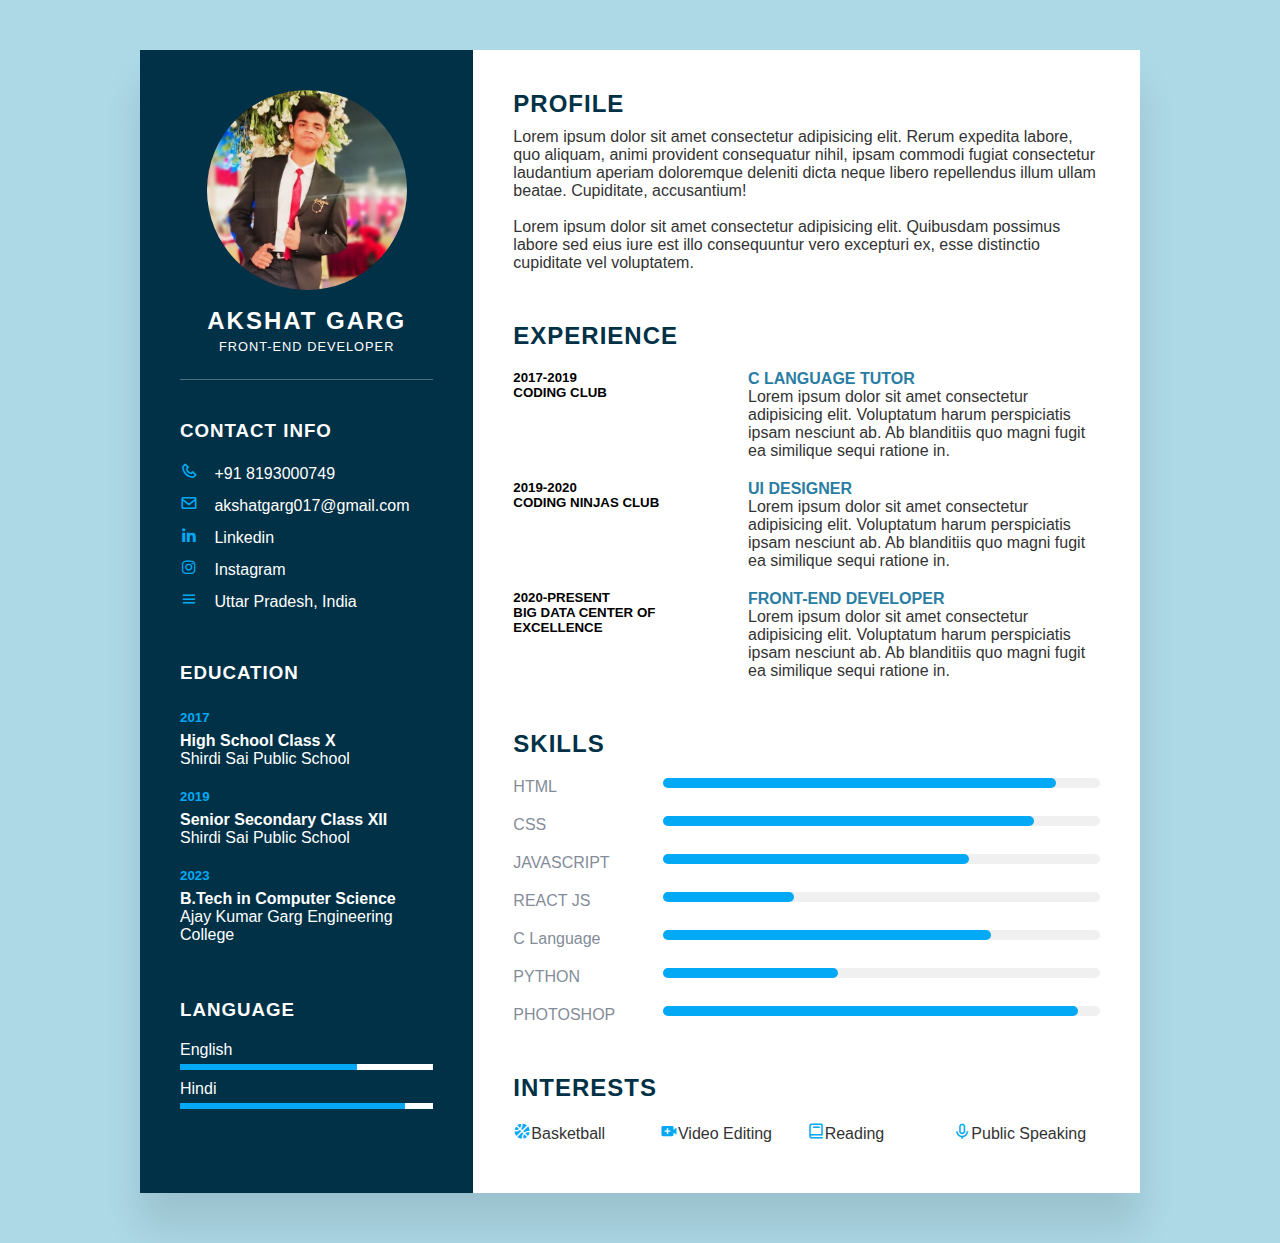
<file: index.html>
<!DOCTYPE html>
<html lang="en">
  <head>
    <meta charset="UTF-8" />
    <meta http-equiv="X-UA-Compatible" content="IE=edge" />
    <meta name="viewport" content="width=device-width, initial-scale=1.0" />
    <link rel="stylesheet" href="style.css" />
    <link
      href="https://unpkg.com/boxicons@2.0.7/css/boxicons.min.css"
      rel="stylesheet"
    />
    <title>Document</title>
  </head>
  <body>
    <div class="container">
      <div class="left_Side">
        <div class="profileText">
          <div class="imgBx">
            <img src="Akshat.jpeg" />
          </div>
          <h2>Akshat Garg<br /><span>Front-End Developer</span></h2>
        </div>
        <div class="contactinfo">
          <h3 class="title">Contact Info</h3>
          <ul>
            <li>
              <span class="icon"><i class="bx bx-phone"></i></span>
              <span class="text">+91 8193000749</span>
            </li>
            <li>
              <span class="icon"><i class="bx bx-envelope"></i></span>
              <span class="text">akshatgarg017@gmail.com</span>
            </li>
            <li>
              <span class="icon"><i class="bx bxl-linkedin"></i></span>
              <span class="text"
                ><a href="https://www.linkedin.com/in/akshat-garg-bb82971b7/"
                  >Linkedin</a
                ></span
              >
            </li>
            <li>
              <span class="icon"><i class="bx bxl-instagram"></i></span>
              <span class="text"
                ><a href="www.instagram.com/akshat17__">Instagram</a></span
              >
            </li>
            <li>
              <span class="icon"><i class="bx bx-menu"></i></span>
              <span class="text">Uttar Pradesh, India</span>
            </li>
          </ul>
        </div>
        <div class="contactinfo education">
          <h3 class="title">Education</h3>
          <ul>
            <li>
              <h5>2017</h5>
              <h4>High School Class X</h4>
              <h4>Shirdi Sai Public School</h4>
            </li>
            <li>
              <h5>2019</h5>
              <h4>Senior Secondary Class XII</h4>
              <h4>Shirdi Sai Public School</h4>
            </li>
            <li>
              <h5>2023</h5>
              <h4>B.Tech in Computer Science</h4>
              <h4>Ajay Kumar Garg Engineering College</h4>
            </li>
          </ul>
        </div>
        <div class="contactinfo language">
          <h3 class="title">Language</h3>
          <ul>
            <li>
                    <span class="text">English</span>
                    <span class="percent">
                      <div style="width: 70%;"></div>
                    </span>
                    
            </li>
            <li>
                    <span class="text">Hindi</span>
                    <span class="percent">
                      <div style="width: 89%;"></div>
                    </span>
                    
            </li>
            
            </ul>
      </div>
    </div>
      <div class="right_Side">
        <div class="about">
          <h2 class="title2">Profile</h2>
          <p> Lorem ipsum dolor sit amet consectetur adipisicing elit. Rerum expedita labore, quo aliquam, animi provident consequatur nihil, ipsam commodi fugiat consectetur laudantium aperiam doloremque deleniti dicta neque libero repellendus illum ullam beatae. Cupiditate, accusantium!<br><br>Lorem ipsum dolor sit amet consectetur adipisicing elit. Quibusdam possimus labore sed eius iure est illo consequuntur vero excepturi ex, esse distinctio cupiditate vel voluptatem.</p>
        </div>
        <div class="about">
          <h2 class="title2">Experience</h2>
          <div class="box">
            <div class="year_company">
              <h5>2017-2019</h5>
              <h5>CODING CLUB</h5>
            </div>
            <div class="text">
              <h4>C LANGUAGE TUTOR</h4>
              <p>Lorem ipsum dolor sit amet consectetur adipisicing elit. Voluptatum harum perspiciatis ipsam nesciunt ab. Ab blanditiis quo magni fugit ea similique sequi ratione in.</p>
            </div>
          </div>
          <div class="box">
            <div class="year_company">
              <h5>2019-2020</h5>
              <h5>CODING NINJAS CLUB</h5>
            </div>
            <div class="text">
              <h4>UI DESIGNER</h4>
              <p>Lorem ipsum dolor sit amet consectetur adipisicing elit. Voluptatum harum perspiciatis ipsam nesciunt ab. Ab blanditiis quo magni fugit ea similique sequi ratione in.</p>
            </div>
          </div>
          <div class="box">
            <div class="year_company">
              <h5>2020-Present</h5>
              <h5>BIG DATA CENTER OF EXCELLENCE</h5>
            </div>
            <div class="text">
              <h4>Front-End Developer</h4>
              <p>Lorem ipsum dolor sit amet consectetur adipisicing elit. Voluptatum harum perspiciatis ipsam nesciunt ab. Ab blanditiis quo magni fugit ea similique sequi ratione in.</p>
            </div>
          </div>
        </div>
        <div class="about skills">
          <h2 class="title2">Skills</h2>
          <div class="box">
            <h4>HTML</h4>
            <div class="percent">
              <div style="width: 90%;"></div>
            </div>
          </div>
          <div class="box">
            <h4>CSS</h4>
            <div class="percent"><div style="width: 85%;"></div></div>
          </div>
          <div class="box">
            <h4>JAVASCRIPT</h4>
            <div class="percent"><div style="width: 70%;"></div></div>
          </div>
          <div class="box">
            <h4>REACT JS</h4>
            <div class="percent"><div style="width:30%;"></div></div>
          </div>
          <div class="box">
            <h4>C Language</h4>
            <div class="percent"><div style="width: 75%;"></div></div>
          </div>
          <div class="box">
            <h4>PYTHON</h4>
            <div class="percent"><div style="width: 40%;"></div></div>
          </div>
          <div class="box">
            <h4>PHOTOSHOP</h4>
            <div class="percent"><div style="width: 95%;"></div></div>
          </div>
        </div>
        <div class="about interest">
          <h2 class="title2">Interests</h2>
          <ul>
            <li><i class='bx bxs-basketball'></i>Basketball</li>
            <li><i class='bx bxs-video-plus' ></i>Video Editing</li>
            <li><i class='bx bx-book' ></i>Reading</li>
            <li><i class='bx bx-microphone' ></i>Public Speaking</li>
          </ul>
        </div>
      </div>
    
  </body>
</html>
</file>
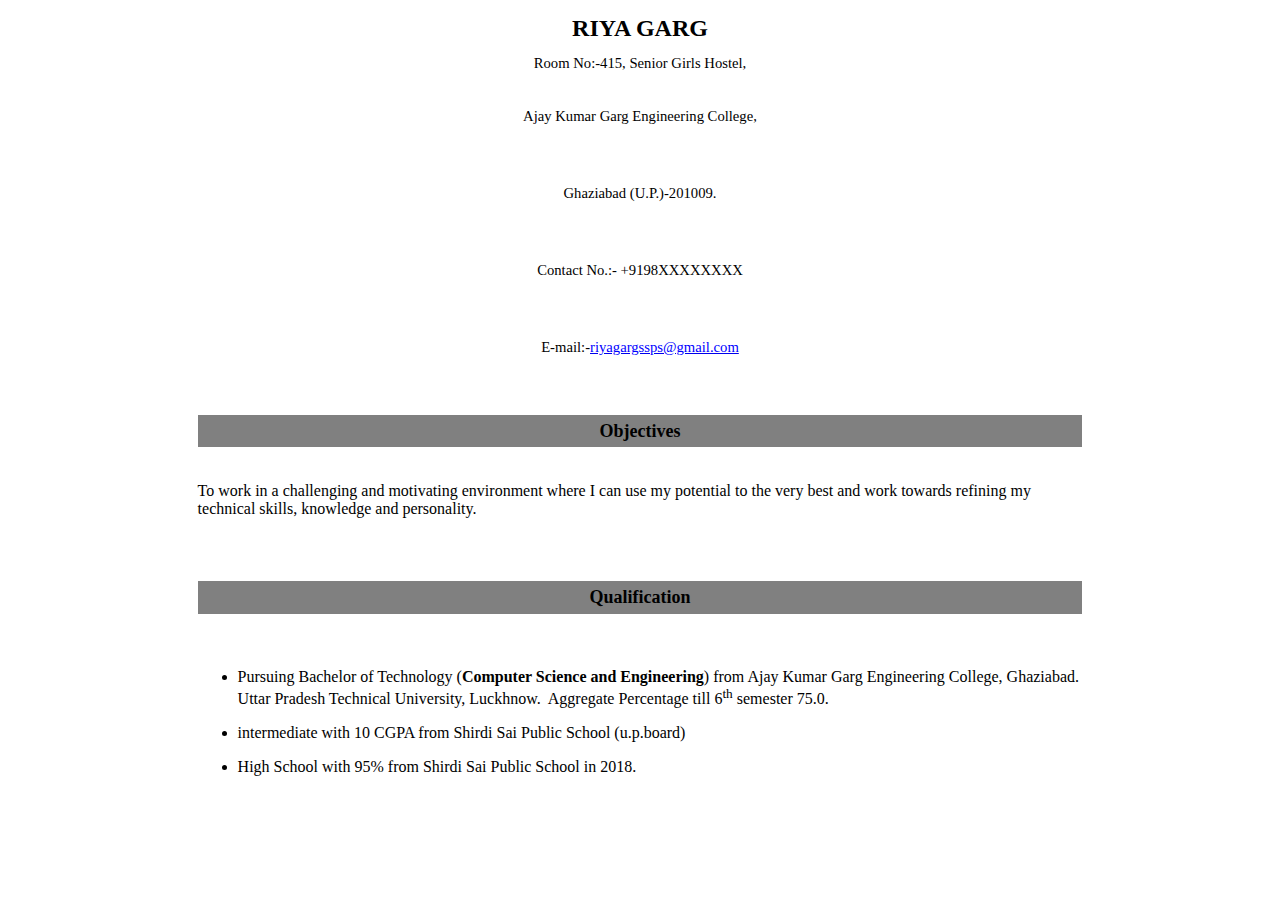
<file: cv1.html>
<!DOCTYPE html>
<html lang="en">
<head>
    <meta charset="UTF-8">
    <meta http-equiv="X-UA-Compatible" content="IE=edge">
    <meta name="viewport" content="width=device-width, initial-scale=1.0">
    <title>Document</title>
    <style>
        <!--
        li.MsoNormal
        {mso-style-parent:"";
        margin-bottom:.0001pt;
        font-size:12.0pt;
        font-family:"Times New Roman";
        margin-left:0in; margin-right:0in; margin-top:0in}
        
        </style>
</head>
<body>
    <div align="center">
        <center>
        <table border="0" cellpadding="0" cellspacing="0" style="border-collapse: collapse"
       bordercolor="#111111" width="70%" id="AutoNumber1" height="822">
        <tr>
        <td align="center" height="26"><b><font size="5">RIYA GARG</font></b></td>
        </tr>
        <tr>
        <td align="center" height="17">
        <span style="font-size: 11.0pt; font-family: Times New Roman">Room
        No:-415, Senior Girls Hostel,</span></td>
        </tr>
        <tr>
        <td align="center" height="17">
        <p class="MsoNormal" align="center" style="text-align:center">
        <span style="font-size:11.0pt">Ajay</span><span style="font-size:
       11.0pt"> </span><span style="font-size:11.0pt">Kumar Garg Engineering College,</span></td>
        </tr>
        <tr>
        <td align="center" height="17">
        <p class="MsoNormal" align="center" style="text-align:center">
        <span style="font-size:11.0pt">Ghaziabad (U.P.)-201009.</span></td>
        </tr>
        <tr>
            <td align="center" height="17">
                <p class="MsoNormal" align="center" style="text-align:center">
                <span style="font-size:11.0pt">Contact No.:- +9198XXXXXXXX</span></td>
                </tr>
                <tr>
                <td align="center" height="17">
                <p class="MsoNormal" align="center" style="text-align:center">
                <span style="font-size:11.0pt">E-mail:-<a href="vaibhavcse30@gmail.com"><span style="color:blue;
               text-decoration:none">riyagargssps@gmail.com</span></a></span></td>
                </tr>
                <tr>
                <td align="center" height="19">&nbsp;</td>
                </tr>
                <tr>
                <td align="center" bgcolor="#808080" height="20"><b><font size="4">
                Objectives</font></b></td>
                </tr>
                <tr>
                <td align="center" height="38">
                <p align="left">
                <span style="font-size: 12.0pt; font-family: Times New Roman">To work in a
                challenging and motivating environment where I can use my potential to the
                very best and work towards refining my technical skills, knowledge and
                personality.</span></td>
                </tr>
                <tr>
                <td align="center" height="19">&nbsp;</td>
                </tr>
                <tr>
                <td align="center" bgcolor="#808080" height="20"><font size="4"><b>
                Qualification</b></font></td>
                </tr>
                <tr>
                <td align="center" height="99">
                <ul style="margin-top: 0in; margin-bottom: 0in" type="disc">
                <li class="MsoNormal">
                <p align="left">Pursuing Bachelor of Technology (<b>Computer Science and
                Engineering</b>) from Ajay Kumar Garg Engineering College, Ghaziabad.
                Uttar Pradesh Technical University, Luckhnow.&nbsp; Aggregate Percentage
                till 6<sup>th</sup> semester 75.0.</li>
                <li class="MsoNormal">
                <p align="left">
                <span style="font-size: 12.0pt; font-family: Times New Roman">intermediate
                <b></b> with 10 CGPA from Shirdi Sai Public School (u.p.board)</span></li>
                <li class="MsoNormal">
                <p align="left">
               
               <span style="font-size: 12.0pt; font-family: Times New Roman">High
                School with 95% from Shirdi Sai Public School in 2018.</span></li>
                </ul>
            </td>
        </tr>  
</body>
</html>
</file>
<file: style.css>
* {
  margin: 0;
  font-family: "Poppins", sans-serif;
  padding: 0;
  box-sizing: border-box;
}
body {
  background: lightblue;
  display: flex;
  align-items: center;
  justify-content: center;
  min-height: 100vh;
}
.container {
  position: relative;
  width: 100%;
  max-width: 1000px;
  min-height: 1100px;
  background: #fff;
  display: grid;
  grid-template-columns: 1fr 2fr;
  box-shadow: 0 35px 35px rgba(0, 0, 0, 0.1);
  margin: 50px;
}
.container .left_Side {
  position: relative;
  padding: 40px;
  background: #003147;
}
.container .right_Side {
  position: relative;
  padding: 40px;
  background: #ffffff;
}
.profileText {
  position: relative;
  display: flex;
  flex-direction: column;
  align-items: center;
  padding-bottom: 20px;
  border-bottom: 1px solid rgba(255, 255, 255, 0.3);
}
.profileText .imgBx {
  position: relative;
  width: 200px;
  height: 200px;
  border-radius: 50%;
  overflow: hidden;
}
.profileText .imgBx img {
  position: absolute;
  top: 0;
  left: 0;
  width: 100%;
  height: 100%;
}
.profileText h2 {
  color: #fff;
  font-size: 1.5rem;
  margin-top: 20px;
  text-transform: uppercase;
  text-align: center;
  font-weight: 600;
  letter-spacing: 2px;
  line-height: 1.4rem;
}

.profileText h2 span {
  font-size: 0.8rem;
  font-weight: 300;
  letter-spacing: 1px;
}
.contactinfo {
  padding-top: 40px;
}
.title {
  color: #fff;
  text-transform: uppercase;
  font-weight: 600;
  letter-spacing: 1px;
  margin-bottom: 20px;
}
.contactinfo ul {
  position: relative;
}
.contactinfo ul li {
  list-style: none;
  position: relative;
  margin: 10px 0;
  cursor: pointer;
}
.contactinfo ul li .icon {
  display: inline-block;
  width: 30px;
  font-size: 18px;
  color: #03a9f4;
}
.contactinfo ul li span {
  color: #fff;
  font-weight: 300;
}

.text a {
  color: #fff;
  text-decoration: none;
}
.contactinfo.education li {
  margin-bottom: 15px;
}
.contactinfo.education h5 {
  color: #03a9f4;
  font-weight: 600;
  font-family: "Poppins", sans-serif;
  line-height: 28px;
}
.contactinfo.education h4:nth-child(2) {
  color: #fff;
  font-weight: 550;
  font-family: "Poppins", sans-serif;
}
.contactinfo.education h4 {
  color: #fff;
  font-weight: 500;
  font-family: "Poppins", sans-serif;
}
.contactinfo.language .percent {
  position: relative;
  width: 100%;
  height: 6px;
  background: #fff;
  display: block;
  margin-top: 5px;
}
.contactinfo.language .percent div {
  position: absolute;
  top: 0;
  left: 0;
  height: 100%;
  background: #03a9f4;
}
.about {
  margin-bottom: 50px;
}
.about:last-child {
  margin-bottom: 0;
}
.title2 {
  color: #003147;
  text-transform: uppercase;
  letter-spacing: 1px;
  margin-bottom: 10px;
}
p {
  color: #333;
}
.about .box {
  display: grid;
  grid-template-columns: 1fr 1.5fr;
  margin: 20px 0;
}
.about .box .year_company {
  min-width: 150px;
}
.about .box .year_company h5 {
  /* color: #03a9f4; */
  font-weight: 600;
  text-transform: uppercase;
}
.about .box .text h4 {
  text-transform: uppercase;
  color: #2a7da2;
}
.skills .box {
  position: relative;
  width: 100%;
  display: grid;
  grid-template-columns: 150px 1fr;
  justify-content: center;
}
.skills .box h4 {
  color: #848c99;
  font-weight: 500;
}
.skills .box .percent {
  position: relative;
  width: 100%;
  height: 10px;
  background: #f0f0f0;
  border-radius: 15px;
}
.skills .box .percent div {
  position: absolute;
  top: 0;
  left: 0;
  height: 100%;
  background: #03a9f4;
  animation-name: akshat;
  border-radius: 15px;
}
.interest ul {
  display: grid;
  grid-template-columns: 1fr 1fr 1fr 1fr;
}
.interest ul li {
  list-style: none;
  color: #333;
  font-weight: 500;
  margin: 10px 0;
}
.interest ul li .bx {
  color: #03a9f4;
  font-size: 18px;
}
@media (max-width: 1000px) {
  .container {
  }
}
</file>
